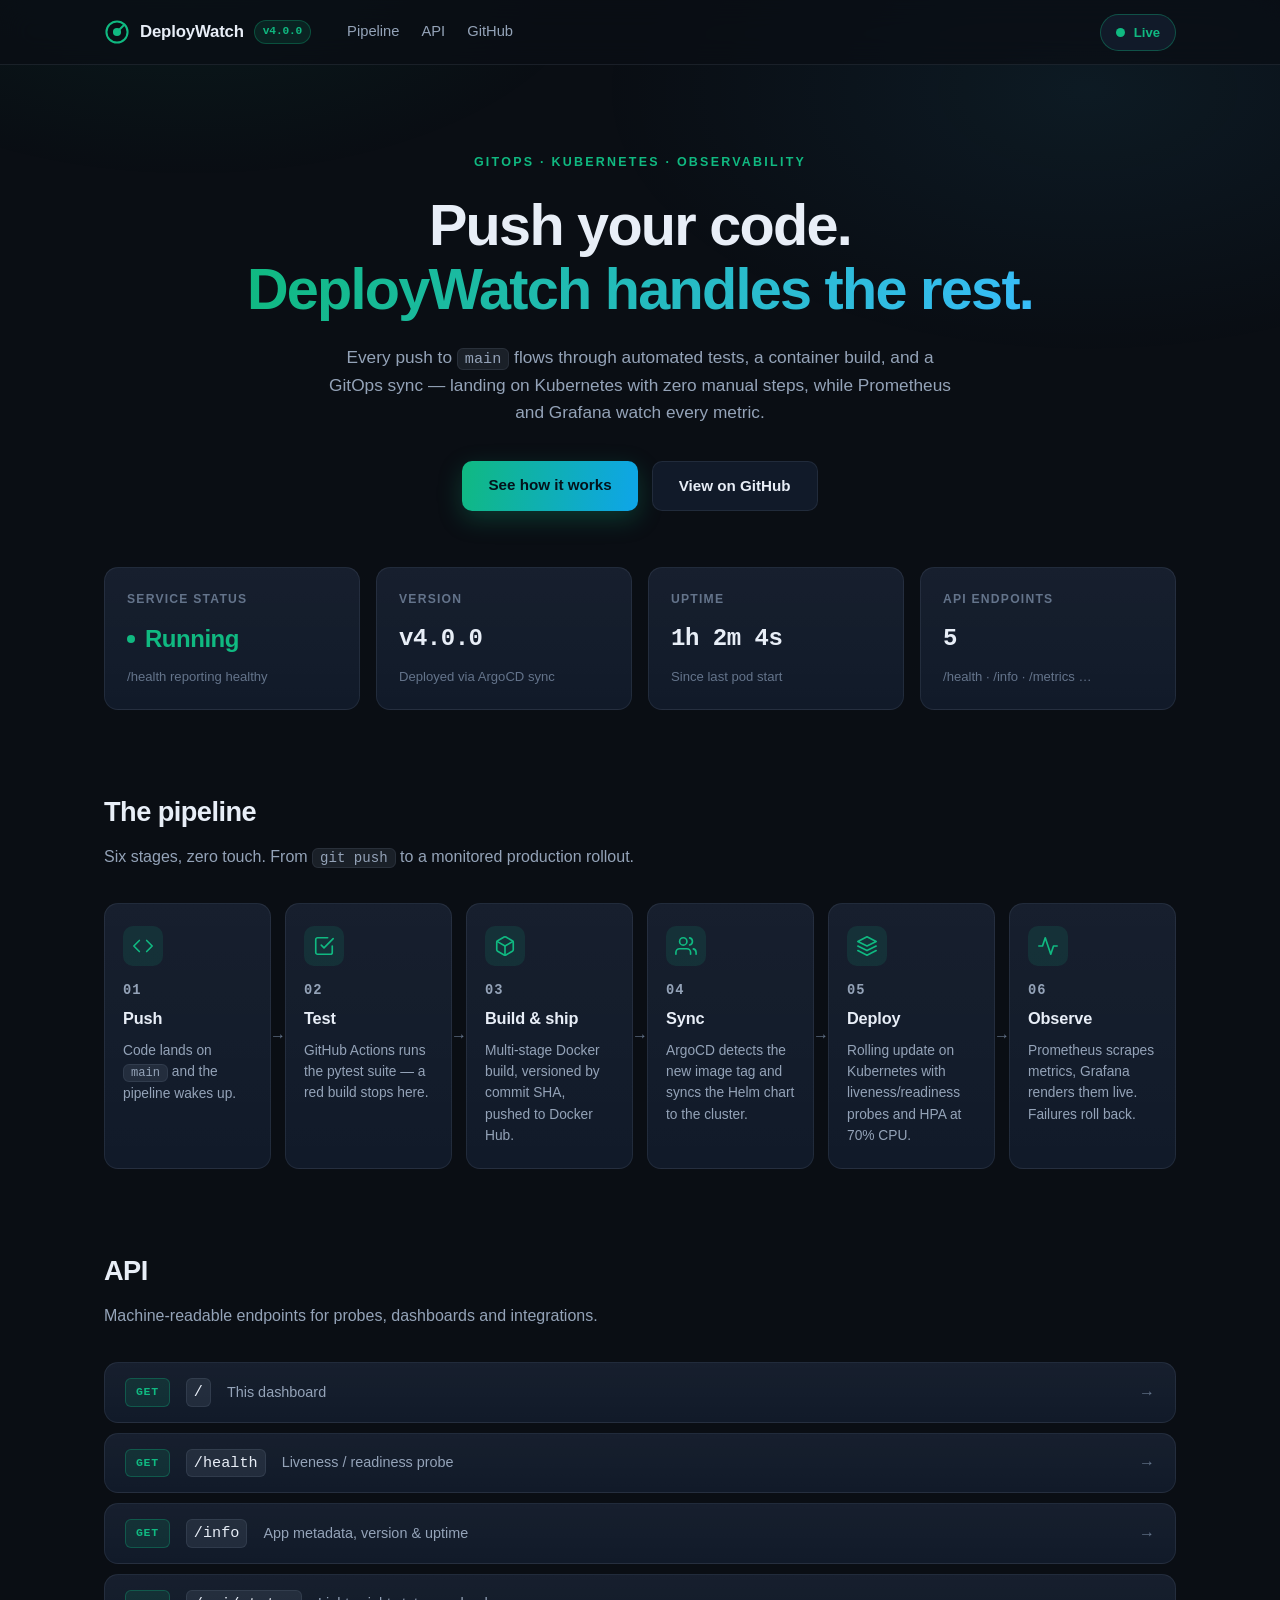
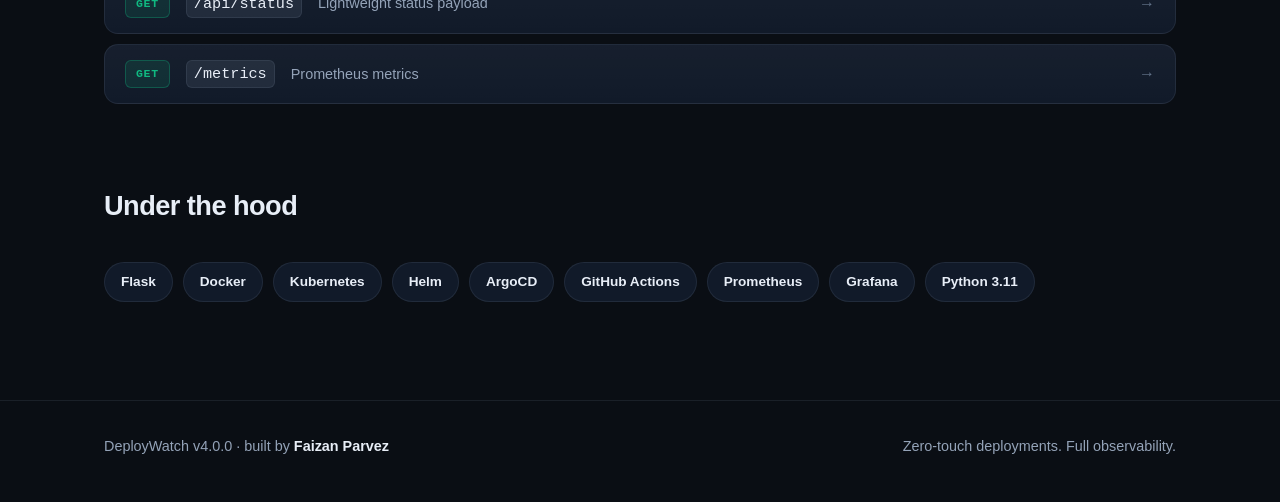
<file: index.html>
<!DOCTYPE html>
<html lang="en">
<head>
  <meta charset="UTF-8" />
  <meta name="viewport" content="width=device-width, initial-scale=1.0" />
  <meta name="description" content="DeployWatch — zero-touch GitOps deployment pipeline with live observability." />
  <title>DeployWatch — Deployment Pipeline Dashboard</title>
  <link rel="icon" href="data:image/svg+xml,%3Csvg xmlns='http://www.w3.org/2000/svg' viewBox='0 0 32 32'%3E%3Ccircle cx='16' cy='16' r='13' fill='none' stroke='%2310b981' stroke-width='3'/%3E%3Ccircle cx='16' cy='16' r='5' fill='%2310b981'/%3E%3C/svg%3E" />
  <style>
/* DeployWatch dashboard — design system */
:root {
  --bg: #0a0e14;
  --bg-soft: #0d1420;
  --card: #111a29;
  --card-border: rgba(148, 163, 184, 0.12);
  --text: #e8eef7;
  --muted: #94a3b8;
  --faint: #64748b;
  --accent: #10b981;
  --accent-dim: rgba(16, 185, 129, 0.12);
  --sky: #38bdf8;
  --amber: #f59e0b;
  --radius: 14px;
  --font: -apple-system, BlinkMacSystemFont, "Segoe UI", Inter, Roboto, "Helvetica Neue", Arial, sans-serif;
  --mono: ui-monospace, SFMono-Regular, Menlo, Consolas, "Liberation Mono", monospace;
}

* { box-sizing: border-box; margin: 0; padding: 0; }

html { scroll-behavior: smooth; }

body {
  background: var(--bg);
  color: var(--text);
  font-family: var(--font);
  line-height: 1.6;
  -webkit-font-smoothing: antialiased;
  min-height: 100vh;
}

.bg-glow {
  position: fixed;
  inset: 0;
  pointer-events: none;
  background:
    radial-gradient(600px 320px at 15% -5%, rgba(16, 185, 129, 0.08), transparent 70%),
    radial-gradient(700px 380px at 85% 10%, rgba(56, 189, 248, 0.07), transparent 70%);
  z-index: 0;
}

main, header, footer { position: relative; z-index: 1; }

.container { max-width: 1120px; margin: 0 auto; padding: 0 24px; }

code {
  font-family: var(--mono);
  font-size: 0.88em;
  background: rgba(148, 163, 184, 0.12);
  border: 1px solid var(--card-border);
  border-radius: 6px;
  padding: 1px 7px;
  white-space: nowrap;
}

.mono { font-family: var(--mono); }

/* ---------- Nav ---------- */
.nav {
  position: sticky;
  top: 0;
  z-index: 50;
  backdrop-filter: blur(14px);
  -webkit-backdrop-filter: blur(14px);
  background: rgba(10, 14, 20, 0.75);
  border-bottom: 1px solid var(--card-border);
}

.nav-inner {
  display: flex;
  align-items: center;
  gap: 28px;
  height: 64px;
}

.brand {
  display: flex;
  align-items: center;
  gap: 10px;
  color: var(--text);
  text-decoration: none;
  font-weight: 700;
  font-size: 1.05rem;
  letter-spacing: -0.01em;
}

.brand-mark { width: 26px; height: 26px; color: var(--accent); }

.version-tag {
  font-family: var(--mono);
  font-size: 0.7rem;
  font-weight: 600;
  color: var(--accent);
  background: var(--accent-dim);
  border: 1px solid rgba(16, 185, 129, 0.3);
  padding: 2px 8px;
  border-radius: 999px;
}

.nav-links { display: flex; gap: 22px; margin-left: 8px; }
.nav-links a {
  color: var(--muted);
  text-decoration: none;
  font-size: 0.92rem;
  font-weight: 500;
  transition: color 0.15s;
}
.nav-links a:hover { color: var(--text); }

.live-pill {
  margin-left: auto;
  display: flex;
  align-items: center;
  gap: 9px;
  font-size: 0.82rem;
  font-weight: 600;
  color: var(--muted);
  background: var(--card);
  border: 1px solid var(--card-border);
  border-radius: 999px;
  padding: 7px 15px;
  transition: color 0.3s, border-color 0.3s;
}
.live-pill.ok { color: var(--accent); border-color: rgba(16, 185, 129, 0.35); }
.live-pill.down { color: #f87171; border-color: rgba(248, 113, 113, 0.35); }

.dot {
  width: 9px; height: 9px;
  border-radius: 50%;
  background: var(--faint);
  flex-shrink: 0;
}
.dot.sm { width: 8px; height: 8px; }
.live-pill.ok .dot, .status-ok .dot {
  background: var(--accent);
  box-shadow: 0 0 0 0 rgba(16, 185, 129, 0.5);
  animation: pulse 2s infinite;
}
.live-pill.down .dot { background: #f87171; animation: pulse 1s infinite; }

@keyframes pulse {
  0% { box-shadow: 0 0 0 0 rgba(16, 185, 129, 0.5); }
  70% { box-shadow: 0 0 0 8px rgba(16, 185, 129, 0); }
  100% { box-shadow: 0 0 0 0 rgba(16, 185, 129, 0); }
}

/* ---------- Hero ---------- */
.hero { padding: 88px 24px 56px; text-align: center; }

.eyebrow {
  font-size: 0.78rem;
  font-weight: 700;
  letter-spacing: 0.18em;
  text-transform: uppercase;
  color: var(--accent);
  margin-bottom: 20px;
}

.hero h1 {
  font-size: clamp(2.2rem, 5.4vw, 3.6rem);
  line-height: 1.12;
  letter-spacing: -0.03em;
  font-weight: 800;
  margin-bottom: 22px;
}

.gradient {
  background: linear-gradient(100deg, var(--accent), var(--sky));
  -webkit-background-clip: text;
  background-clip: text;
  color: transparent;
}

.lede {
  max-width: 640px;
  margin: 0 auto 34px;
  color: var(--muted);
  font-size: 1.08rem;
}

.hero-actions { display: flex; gap: 14px; justify-content: center; flex-wrap: wrap; }

.btn {
  display: inline-block;
  padding: 12px 26px;
  border-radius: 10px;
  font-weight: 650;
  font-size: 0.95rem;
  text-decoration: none;
  transition: transform 0.12s, box-shadow 0.12s, background 0.15s;
}
.btn:active { transform: translateY(1px); }

.btn-primary {
  background: linear-gradient(100deg, #10b981, #0ea5e9);
  color: #04121a;
  box-shadow: 0 8px 24px rgba(16, 185, 129, 0.25);
}
.btn-primary:hover { box-shadow: 0 10px 30px rgba(16, 185, 129, 0.38); }

.btn-ghost {
  color: var(--text);
  border: 1px solid var(--card-border);
  background: var(--card);
}
.btn-ghost:hover { border-color: rgba(148, 163, 184, 0.35); }

/* ---------- Cards & stats ---------- */
.card {
  background: linear-gradient(180deg, rgba(255,255,255,0.025), transparent), var(--card);
  border: 1px solid var(--card-border);
  border-radius: var(--radius);
}

.stats-grid {
  display: grid;
  grid-template-columns: repeat(4, 1fr);
  gap: 16px;
  margin-bottom: 8px;
}

.stat { padding: 22px; }
.stat-label {
  font-size: 0.76rem;
  font-weight: 650;
  text-transform: uppercase;
  letter-spacing: 0.1em;
  color: var(--faint);
  margin-bottom: 10px;
}
.stat-value {
  font-size: 1.5rem;
  font-weight: 750;
  letter-spacing: -0.02em;
  display: flex;
  align-items: center;
  gap: 10px;
}
.stat-value.status-ok { color: var(--accent); }
.stat-sub { color: var(--faint); font-size: 0.82rem; margin-top: 8px; }

/* ---------- Sections ---------- */
.section { padding: 72px 24px 8px; }

.section-head { margin-bottom: 34px; max-width: 620px; }
.section-head h2 {
  font-size: 1.7rem;
  font-weight: 780;
  letter-spacing: -0.02em;
  margin-bottom: 10px;
}
.section-head p { color: var(--muted); }

/* ---------- Pipeline ---------- */
.pipeline {
  display: grid;
  grid-template-columns: repeat(6, 1fr);
  gap: 14px;
  position: relative;
}

.stage {
  padding: 22px 18px;
  position: relative;
  transition: transform 0.15s, border-color 0.15s;
}
.stage:hover { transform: translateY(-4px); border-color: rgba(16, 185, 129, 0.35); }
.stage:not(:last-child)::after {
  content: "→";
  position: absolute;
  right: -16px;
  top: 50%;
  transform: translateY(-50%);
  color: var(--faint);
  font-size: 1rem;
  z-index: 2;
}

.stage-icon {
  width: 40px; height: 40px;
  border-radius: 10px;
  display: flex;
  align-items: center;
  justify-content: center;
  background: var(--accent-dim);
  color: var(--accent);
  margin-bottom: 14px;
}
.stage-icon svg { width: 22px; height: 22px; }

.stage-step {
  font-family: var(--mono);
  font-size: 0.72rem;
  font-weight: 700;
  color: var(--faint);
  letter-spacing: 0.08em;
  margin-bottom: 4px;
}
.stage h3 { font-size: 1.02rem; font-weight: 700; margin-bottom: 8px; letter-spacing: -0.01em; }
.stage p { font-size: 0.86rem; color: var(--muted); line-height: 1.55; }

/* ---------- API ---------- */
.api-list { display: flex; flex-direction: column; gap: 10px; }

.api-row {
  display: flex;
  align-items: center;
  gap: 16px;
  padding: 15px 20px;
  text-decoration: none;
  color: var(--text);
  transition: border-color 0.15s, transform 0.12s;
}
.api-row:hover { border-color: rgba(56, 189, 248, 0.4); transform: translateX(4px); }
.api-row code { font-size: 0.95rem; }

.method {
  font-family: var(--mono);
  font-size: 0.72rem;
  font-weight: 800;
  letter-spacing: 0.06em;
  padding: 4px 10px;
  border-radius: 6px;
  flex-shrink: 0;
}
.method.get { color: var(--accent); background: var(--accent-dim); border: 1px solid rgba(16,185,129,0.3); }

.api-desc { color: var(--muted); font-size: 0.9rem; }
.api-arrow { margin-left: auto; color: var(--faint); transition: transform 0.15s, color 0.15s; }
.api-row:hover .api-arrow { transform: translateX(4px); color: var(--sky); }

/* ---------- Stack ---------- */
.stack-badges { display: flex; flex-wrap: wrap; gap: 10px; }
.badge {
  font-size: 0.85rem;
  font-weight: 600;
  color: var(--text);
  background: var(--card);
  border: 1px solid var(--card-border);
  padding: 8px 16px;
  border-radius: 999px;
  transition: border-color 0.15s;
}
.badge:hover { border-color: rgba(16, 185, 129, 0.4); }

/* ---------- Footer ---------- */
.footer {
  margin-top: 90px;
  border-top: 1px solid var(--card-border);
  padding: 34px 0 44px;
}
.footer-inner { display: flex; justify-content: space-between; align-items: center; flex-wrap: wrap; gap: 10px; }
.footer p { font-size: 0.9rem; color: var(--muted); }
.footer a { color: var(--text); text-decoration: none; font-weight: 600; }
.footer a:hover { color: var(--accent); }
.footer-sub { color: var(--faint); font-size: 0.82rem; }

/* ---------- 404 ---------- */
.not-found { text-align: center; padding: 120px 24px; }
.not-found h1 {
  font-size: 5rem;
  font-weight: 850;
  letter-spacing: -0.04em;
  background: linear-gradient(100deg, var(--accent), var(--sky));
  -webkit-background-clip: text;
  background-clip: text;
  color: transparent;
  margin: 10px 0 14px;
}
.not-found .lede { margin-bottom: 30px; }

/* ---------- Responsive ---------- */
@media (max-width: 1020px) {
  .pipeline { grid-template-columns: repeat(3, 1fr); }
  .stage:nth-child(3n)::after { content: none; }
  .stats-grid { grid-template-columns: repeat(2, 1fr); }
}

@media (max-width: 640px) {
  .nav-links { display: none; }
  .pipeline { grid-template-columns: 1fr; }
  .stage::after { content: none !important; }
  .stats-grid { grid-template-columns: 1fr; }
  .hero { padding: 64px 24px 44px; }
  .api-desc { display: none; }
}

</style>
</head>
<body>
  <div class="bg-glow" aria-hidden="true"></div>

  <header class="nav">
    <div class="container nav-inner">
      <a class="brand" href="/">
        <svg class="brand-mark" viewBox="0 0 32 32" aria-hidden="true">
          <circle cx="16" cy="16" r="13" fill="none" stroke="currentColor" stroke-width="2.5"/>
          <circle cx="16" cy="16" r="5" fill="currentColor"/>
          <line x1="16" y1="16" x2="25" y2="7" stroke="currentColor" stroke-width="2.5" stroke-linecap="round"/>
        </svg>
        <span>DeployWatch</span>
        <span class="version-tag">v4.0.0</span>
      </a>
      <nav class="nav-links">
        <a href="#pipeline">Pipeline</a>
        <a href="#api">API</a>
        <a href="https://github.com/Faizan00parvez/DeployWatch" target="_blank" rel="noopener">GitHub</a>
      </nav>
      <div class="live-pill" id="live-pill" role="status" aria-live="polite">
        <span class="dot"></span><span id="live-text">Checking…</span>
      </div>
    </div>
  </header>

  <main>
    <!-- Hero -->
    <section class="hero container">
      <p class="eyebrow">GitOps &middot; Kubernetes &middot; Observability</p>
      <h1>Push your code.<br /><span class="gradient">DeployWatch handles the rest.</span></h1>
      <p class="lede">
        Every push to <code>main</code> flows through automated tests, a container build,
        and a GitOps sync — landing on Kubernetes with zero manual steps,
        while Prometheus and Grafana watch every metric.
      </p>
      <div class="hero-actions">
        <a class="btn btn-primary" href="#pipeline">See how it works</a>
        <a class="btn btn-ghost" href="https://github.com/Faizan00parvez/DeployWatch" target="_blank" rel="noopener">View on GitHub</a>
      </div>
    </section>

    <!-- Stats -->
    <section class="container">
      <div class="stats-grid">
        <div class="card stat">
          <p class="stat-label">Service status</p>
          <p class="stat-value status-ok"><span class="dot sm"></span><span id="stat-status">Running</span></p>
          <p class="stat-sub">/health reporting healthy</p>
        </div>
        <div class="card stat">
          <p class="stat-label">Version</p>
          <p class="stat-value mono">v4.0.0</p>
          <p class="stat-sub">Deployed via ArgoCD sync</p>
        </div>
        <div class="card stat">
          <p class="stat-label">Uptime</p>
          <p class="stat-value mono" id="stat-uptime" data-uptime="3723">—</p>
          <p class="stat-sub">Since last pod start</p>
        </div>
        <div class="card stat">
          <p class="stat-label">API endpoints</p>
          <p class="stat-value mono">5</p>
          <p class="stat-sub">/health · /info · /metrics …</p>
        </div>
      </div>
    </section>

    <!-- Pipeline -->
    <section id="pipeline" class="container section">
      <div class="section-head">
        <h2>The pipeline</h2>
        <p>Six stages, zero touch. From <code>git push</code> to a monitored production rollout.</p>
      </div>
      <div class="pipeline">
        <div class="stage card">
          <div class="stage-icon">
            <svg viewBox="0 0 24 24" fill="none" stroke="currentColor" stroke-width="1.8" stroke-linecap="round" stroke-linejoin="round"><polyline points="16 18 22 12 16 6"/><polyline points="8 6 2 12 8 18"/></svg>
          </div>
          <p class="stage-step">01</p>
          <h3>Push</h3>
          <p>Code lands on <code>main</code> and the pipeline wakes up.</p>
        </div>
        <div class="stage card">
          <div class="stage-icon">
            <svg viewBox="0 0 24 24" fill="none" stroke="currentColor" stroke-width="1.8" stroke-linecap="round" stroke-linejoin="round"><path d="M9 11l3 3L22 4"/><path d="M21 12v7a2 2 0 0 1-2 2H5a2 2 0 0 1-2-2V5a2 2 0 0 1 2-2h11"/></svg>
          </div>
          <p class="stage-step">02</p>
          <h3>Test</h3>
          <p>GitHub Actions runs the pytest suite — a red build stops here.</p>
        </div>
        <div class="stage card">
          <div class="stage-icon">
            <svg viewBox="0 0 24 24" fill="none" stroke="currentColor" stroke-width="1.8" stroke-linecap="round" stroke-linejoin="round"><path d="M21 16V8a2 2 0 0 0-1-1.73l-7-4a2 2 0 0 0-2 0l-7 4A2 2 0 0 0 3 8v8a2 2 0 0 0 1 1.73l7 4a2 2 0 0 0 2 0l7-4A2 2 0 0 0 21 16z"/><polyline points="3.27 6.96 12 12.01 20.73 6.96"/><line x1="12" y1="22.08" x2="12" y2="12"/></svg>
          </div>
          <p class="stage-step">03</p>
          <h3>Build &amp; ship</h3>
          <p>Multi-stage Docker build, versioned by commit SHA, pushed to Docker Hub.</p>
        </div>
        <div class="stage card">
          <div class="stage-icon">
            <svg viewBox="0 0 24 24" fill="none" stroke="currentColor" stroke-width="1.8" stroke-linecap="round" stroke-linejoin="round"><path d="M17 21v-2a4 4 0 0 0-4-4H5a4 4 0 0 0-4 4v2"/><circle cx="9" cy="7" r="4"/><path d="M23 21v-2a4 4 0 0 0-3-3.87"/><path d="M16 3.13a4 4 0 0 1 0 7.75"/></svg>
          </div>
          <p class="stage-step">04</p>
          <h3>Sync</h3>
          <p>ArgoCD detects the new image tag and syncs the Helm chart to the cluster.</p>
        </div>
        <div class="stage card">
          <div class="stage-icon">
            <svg viewBox="0 0 24 24" fill="none" stroke="currentColor" stroke-width="1.8" stroke-linecap="round" stroke-linejoin="round"><polygon points="12 2 2 7 12 12 22 7 12 2"/><polyline points="2 17 12 22 22 17"/><polyline points="2 12 12 17 22 12"/></svg>
          </div>
          <p class="stage-step">05</p>
          <h3>Deploy</h3>
          <p>Rolling update on Kubernetes with liveness/readiness probes and HPA at 70% CPU.</p>
        </div>
        <div class="stage card">
          <div class="stage-icon">
            <svg viewBox="0 0 24 24" fill="none" stroke="currentColor" stroke-width="1.8" stroke-linecap="round" stroke-linejoin="round"><path d="M22 12h-4l-3 9L9 3l-3 9H2"/></svg>
          </div>
          <p class="stage-step">06</p>
          <h3>Observe</h3>
          <p>Prometheus scrapes metrics, Grafana renders them live. Failures roll back.</p>
        </div>
      </div>
    </section>

    <!-- API -->
    <section id="api" class="container section">
      <div class="section-head">
        <h2>API</h2>
        <p>Machine-readable endpoints for probes, dashboards and integrations.</p>
      </div>
      <div class="api-list">
        <a class="card api-row" href="#"><span class="method get">GET</span><code>/</code><span class="api-desc">This dashboard</span><span class="api-arrow">&rarr;</span></a>
        <a class="card api-row" href="#"><span class="method get">GET</span><code>/health</code><span class="api-desc">Liveness / readiness probe</span><span class="api-arrow">&rarr;</span></a>
        <a class="card api-row" href="#"><span class="method get">GET</span><code>/info</code><span class="api-desc">App metadata, version &amp; uptime</span><span class="api-arrow">&rarr;</span></a>
        <a class="card api-row" href="#"><span class="method get">GET</span><code>/api/status</code><span class="api-desc">Lightweight status payload</span><span class="api-arrow">&rarr;</span></a>
        <a class="card api-row" href="#"><span class="method get">GET</span><code>/metrics</code><span class="api-desc">Prometheus metrics</span><span class="api-arrow">&rarr;</span></a>
      </div>
    </section>

    <!-- Stack -->
    <section class="container section">
      <div class="section-head">
        <h2>Under the hood</h2>
      </div>
      <div class="stack-badges">
        <span class="badge">Flask</span>
        <span class="badge">Docker</span>
        <span class="badge">Kubernetes</span>
        <span class="badge">Helm</span>
        <span class="badge">ArgoCD</span>
        <span class="badge">GitHub Actions</span>
        <span class="badge">Prometheus</span>
        <span class="badge">Grafana</span>
        <span class="badge">Python 3.11</span>
      </div>
    </section>
  </main>

  <footer class="footer">
    <div class="container footer-inner">
      <p>DeployWatch v4.0.0 &middot; built by <a href="https://github.com/Faizan00parvez" target="_blank" rel="noopener">Faizan Parvez</a></p>
      <p class="footer-sub">Zero-touch deployments. Full observability.</p>
    </div>
  </footer>

  <script>
(function () {
  "use strict";
  var pill = document.getElementById("live-pill");
  var liveText = document.getElementById("live-text");
  var statStatus = document.getElementById("stat-status");
  var uptimeEl = document.getElementById("stat-uptime");
  var uptimeSeconds = 3723;
  function formatUptime(totalSeconds) {
    var d = Math.floor(totalSeconds / 86400);
    var h = Math.floor((totalSeconds % 86400) / 3600);
    var m = Math.floor((totalSeconds % 3600) / 60);
    var s = totalSeconds % 60;
    var parts = [];
    if (d > 0) parts.push(d + "d");
    if (h > 0 || d > 0) parts.push(h + "h");
    if (m > 0 || h > 0 || d > 0) parts.push(m + "m");
    parts.push(s + "s");
    return parts.join(" ");
  }
  function renderUptime() { uptimeEl.textContent = formatUptime(uptimeSeconds); }
  pill.classList.add("ok");
  liveText.textContent = "Live";
  statStatus.textContent = "Running";
  renderUptime();
  setInterval(function () { uptimeSeconds += 1; renderUptime(); }, 1000);
})();
</script>
</body>
</html>
</file>
